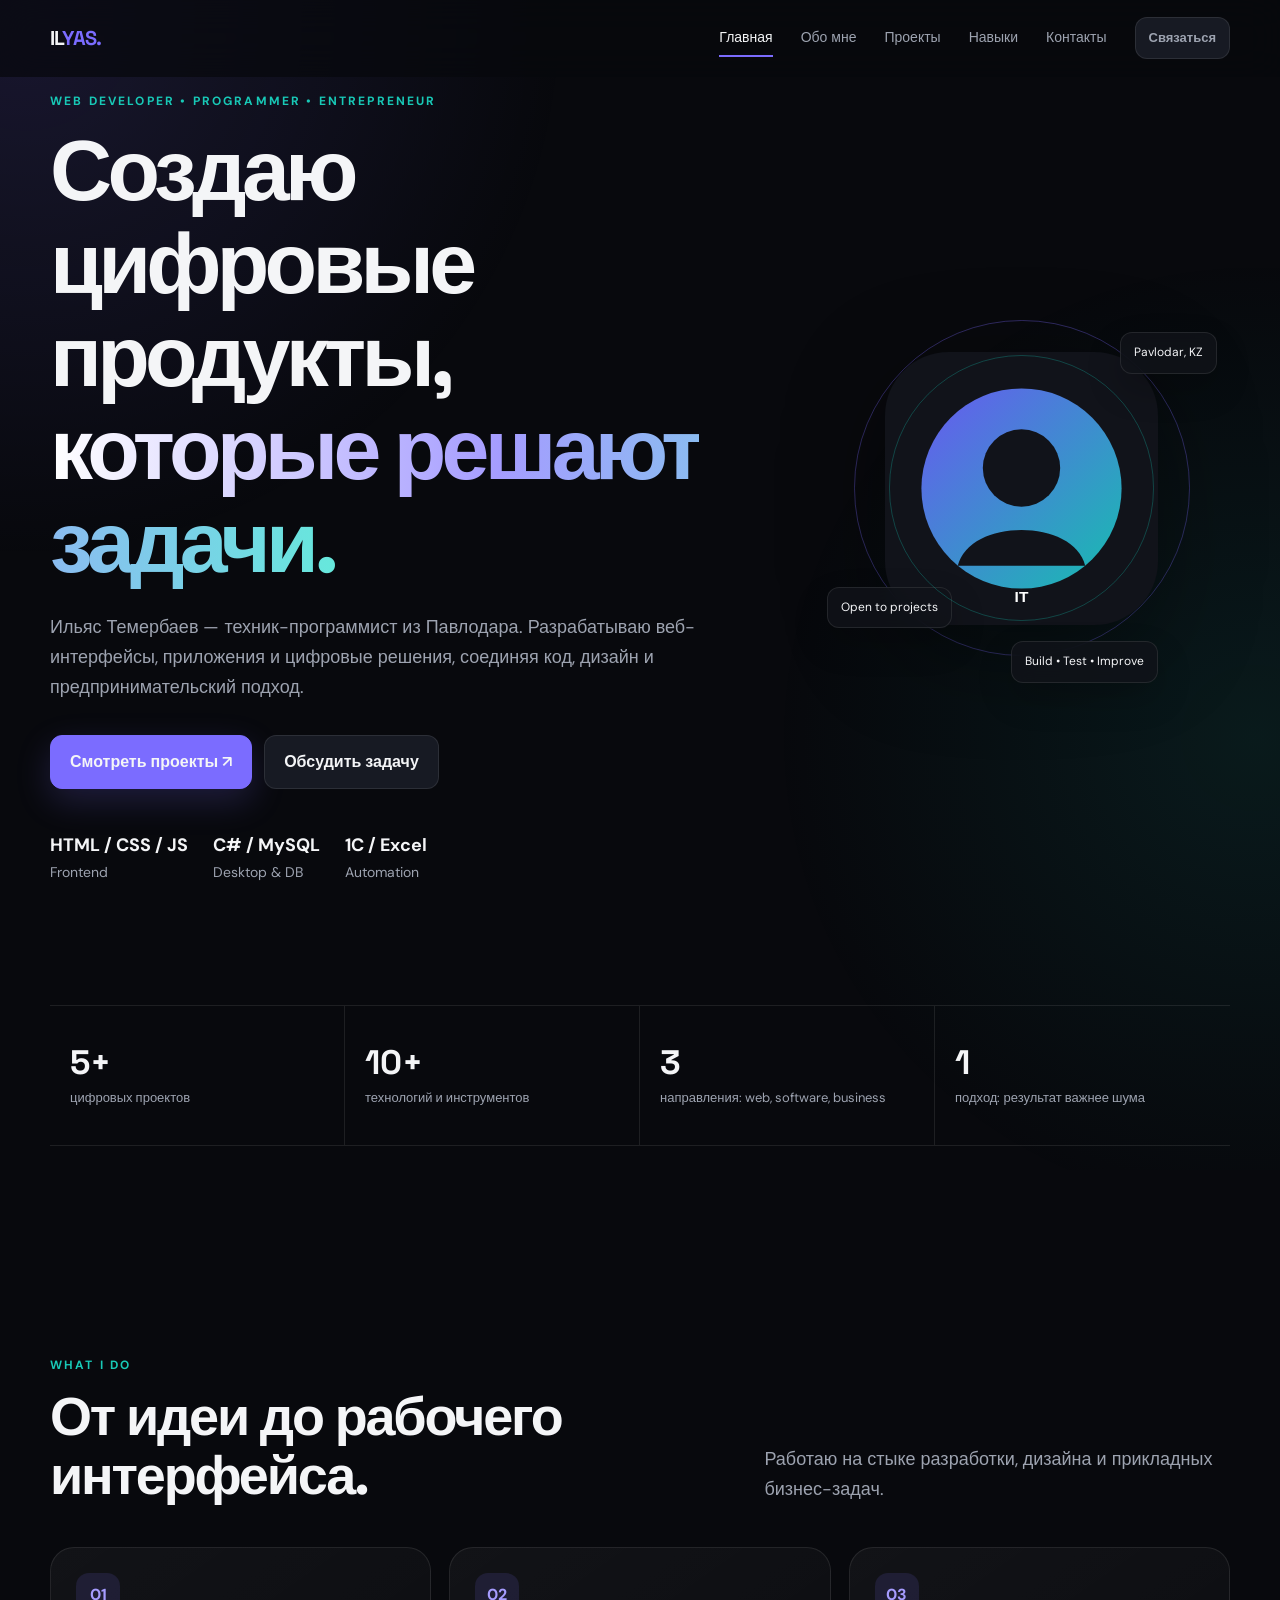
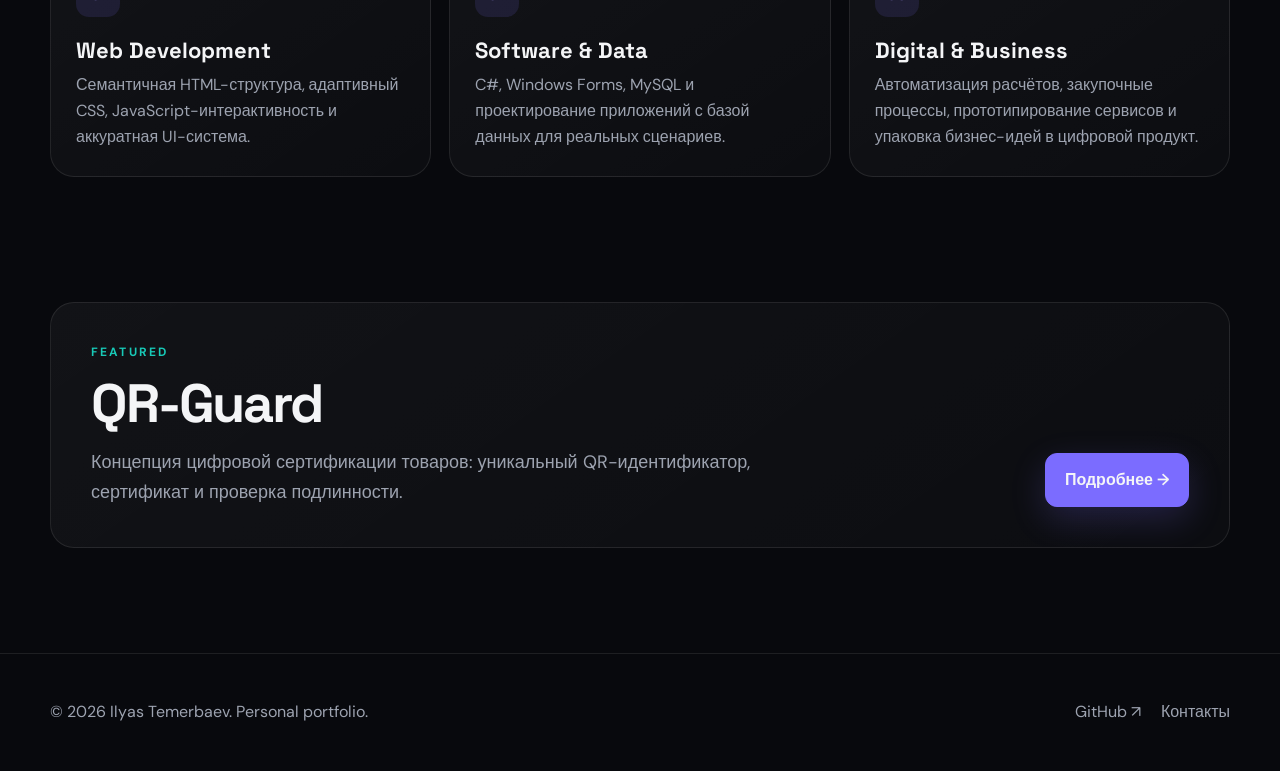
<file: index.html>
<!DOCTYPE html>
<html lang="ru">
<head>
<meta charset="UTF-8">
<meta name="viewport" content="width=device-width, initial-scale=1.0">
<meta name="description" content="Портфолио Ильяса Темербаева — веб-разработка, программирование, цифровые проекты.">
<title>Главная — Ilyas Temerbaev</title>
<link rel="stylesheet" href="style.css">
</head>
<body>

<header class="header">
  <div class="container nav">
    <a class="logo" href="index.html">IL<span>YAS.</span></a>
    <button class="menu-btn" aria-label="Открыть меню">☰</button>
    <nav class="nav-links">
      <a class="active" href="index.html">Главная</a>
      <a href="about.html">Обо мне</a>
      <a href="projects.html">Проекты</a>
      <a href="skills.html">Навыки</a>
      <a href="contact.html">Контакты</a>
      <a class="btn small" href="contact.html">Связаться</a>
    </nav>
  </div>
</header>


<main>
<section class="hero">
  <div class="container hero-grid">
    <div class="reveal">
      <div class="eyebrow">Web Developer • Programmer • Entrepreneur</div>
      <h1>Создаю цифровые продукты, <span class="gradient-text">которые решают задачи.</span></h1>
      <p class="lead hero-copy">Ильяс Темербаев — техник-программист из Павлодара. Разрабатываю веб-интерфейсы, приложения и цифровые решения, соединяя код, дизайн и предпринимательский подход.</p>
      <div class="hero-actions">
        <a class="btn primary" href="projects.html">Смотреть проекты ↗</a>
        <a class="btn" href="contact.html">Обсудить задачу</a>
      </div>
      <div class="hero-meta">
        <div><strong>HTML / CSS / JS</strong>Frontend</div>
        <div><strong>C# / MySQL</strong>Desktop & DB</div>
        <div><strong>1C / Excel</strong>Automation</div>
      </div>
    </div>
    <div class="hero-card reveal">
      <div class="avatar-wrap">
        <img class="avatar" src="assets/avatar.svg" alt="Графический аватар Ильяса">
        <div class="badge one">Pavlodar, KZ</div>
        <div class="badge two">Open to projects</div>
        <div class="badge three">Build • Test • Improve</div>
      </div>
    </div>
  </div>
</section>

<section class="section">
  <div class="container">
    <div class="stats reveal">
      <div class="stat"><strong>5+</strong><span>цифровых проектов</span></div>
      <div class="stat"><strong>10+</strong><span>технологий и инструментов</span></div>
      <div class="stat"><strong>3</strong><span>направления: web, software, business</span></div>
      <div class="stat"><strong>1</strong><span>подход: результат важнее шума</span></div>
    </div>
  </div>
</section>

<section class="section">
  <div class="container">
    <div class="section-head reveal">
      <div><div class="eyebrow">What I do</div><h2>От идеи до рабочего интерфейса.</h2></div>
      <p class="lead">Работаю на стыке разработки, дизайна и прикладных бизнес-задач.</p>
    </div>
    <div class="cards">
      <article class="card reveal"><div class="icon">01</div><h3>Web Development</h3><p>Семантичная HTML-структура, адаптивный CSS, JavaScript-интерактивность и аккуратная UI-система.</p></article>
      <article class="card reveal"><div class="icon">02</div><h3>Software & Data</h3><p>C#, Windows Forms, MySQL и проектирование приложений с базой данных для реальных сценариев.</p></article>
      <article class="card reveal"><div class="icon">03</div><h3>Digital & Business</h3><p>Автоматизация расчётов, закупочные процессы, прототипирование сервисов и упаковка бизнес-идей в цифровой продукт.</p></article>
    </div>
  </div>
</section>

<section class="section" style="padding-top:20px">
  <div class="container card reveal" style="padding:40px">
    <div class="section-head" style="margin-bottom:0">
      <div><div class="eyebrow">Featured</div><h2>QR-Guard</h2><p class="lead" style="margin-top:15px">Концепция цифровой сертификации товаров: уникальный QR-идентификатор, сертификат и проверка подлинности.</p></div>
      <a class="btn primary" href="projects.html">Подробнее →</a>
    </div>
  </div>
</section>
</main>


<footer class="footer">
  <div class="container footer-grid">
    <div>© 2026 Ilyas Temerbaev. Personal portfolio.</div>
    <div class="footer-links">
      <a href="https://github.com/ilias0103" target="_blank" rel="noopener">GitHub ↗</a>
      <a href="contact.html">Контакты</a>
    </div>
  </div>
</footer>

<script src="script.js"></script>
</body>
</html>
</file>
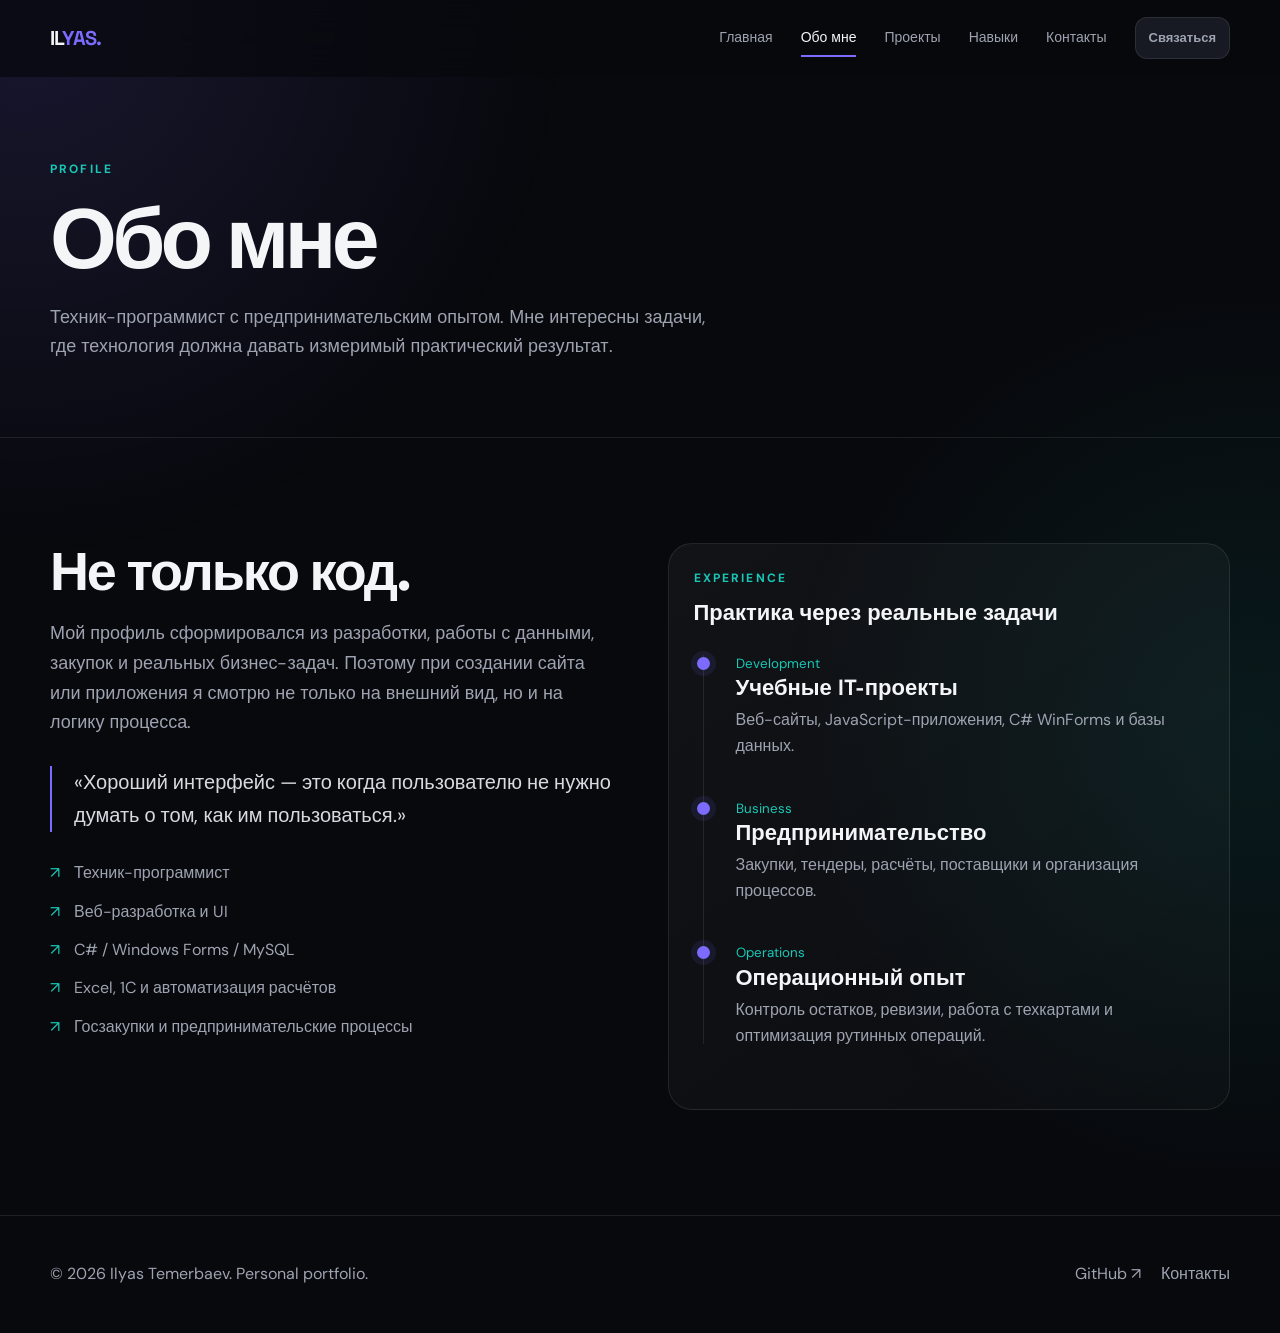
<file: about.html>
<!DOCTYPE html>
<html lang="ru">
<head>
<meta charset="UTF-8">
<meta name="viewport" content="width=device-width, initial-scale=1.0">
<meta name="description" content="Портфолио Ильяса Темербаева — веб-разработка, программирование, цифровые проекты.">
<title>Обо мне — Ilyas Temerbaev</title>
<link rel="stylesheet" href="style.css">
</head>
<body>

<header class="header">
  <div class="container nav">
    <a class="logo" href="index.html">IL<span>YAS.</span></a>
    <button class="menu-btn" aria-label="Открыть меню">☰</button>
    <nav class="nav-links">
      <a href="index.html">Главная</a>
      <a class="active" href="about.html">Обо мне</a>
      <a href="projects.html">Проекты</a>
      <a href="skills.html">Навыки</a>
      <a href="contact.html">Контакты</a>
      <a class="btn small" href="contact.html">Связаться</a>
    </nav>
  </div>
</header>


<main>
<section class="page-hero">
 <div class="container reveal"><div class="eyebrow">Profile</div><h1>Обо мне</h1><p class="lead">Техник-программист с предпринимательским опытом. Мне интересны задачи, где технология должна давать измеримый практический результат.</p></div>
</section>
<section class="section">
 <div class="container about-grid">
  <div class="reveal">
   <h2>Не только код.</h2>
   <p class="lead" style="margin-top:18px">Мой профиль сформировался из разработки, работы с данными, закупок и реальных бизнес-задач. Поэтому при создании сайта или приложения я смотрю не только на внешний вид, но и на логику процесса.</p>
   <div class="quote">«Хороший интерфейс — это когда пользователю не нужно думать о том, как им пользоваться.»</div>
   <ul class="list">
    <li>Техник-программист</li>
    <li>Веб-разработка и UI</li>
    <li>C# / Windows Forms / MySQL</li>
    <li>Excel, 1C и автоматизация расчётов</li>
    <li>Госзакупки и предпринимательские процессы</li>
   </ul>
  </div>
  <div class="reveal">
   <div class="card">
    <div class="eyebrow">Experience</div>
    <h3>Практика через реальные задачи</h3>
    <div class="timeline">
      <div class="timeline-item"><span class="timeline-dot"></span><small>Development</small><h3>Учебные IT-проекты</h3><p>Веб-сайты, JavaScript-приложения, C# WinForms и базы данных.</p></div>
      <div class="timeline-item"><span class="timeline-dot"></span><small>Business</small><h3>Предпринимательство</h3><p>Закупки, тендеры, расчёты, поставщики и организация процессов.</p></div>
      <div class="timeline-item"><span class="timeline-dot"></span><small>Operations</small><h3>Операционный опыт</h3><p>Контроль остатков, ревизии, работа с техкартами и оптимизация рутинных операций.</p></div>
    </div>
   </div>
  </div>
 </div>
</section>
</main>


<footer class="footer">
  <div class="container footer-grid">
    <div>© 2026 Ilyas Temerbaev. Personal portfolio.</div>
    <div class="footer-links">
      <a href="https://github.com/ilias0103" target="_blank" rel="noopener">GitHub ↗</a>
      <a href="contact.html">Контакты</a>
    </div>
  </div>
</footer>

<script src="script.js"></script>
</body>
</html>
</file>
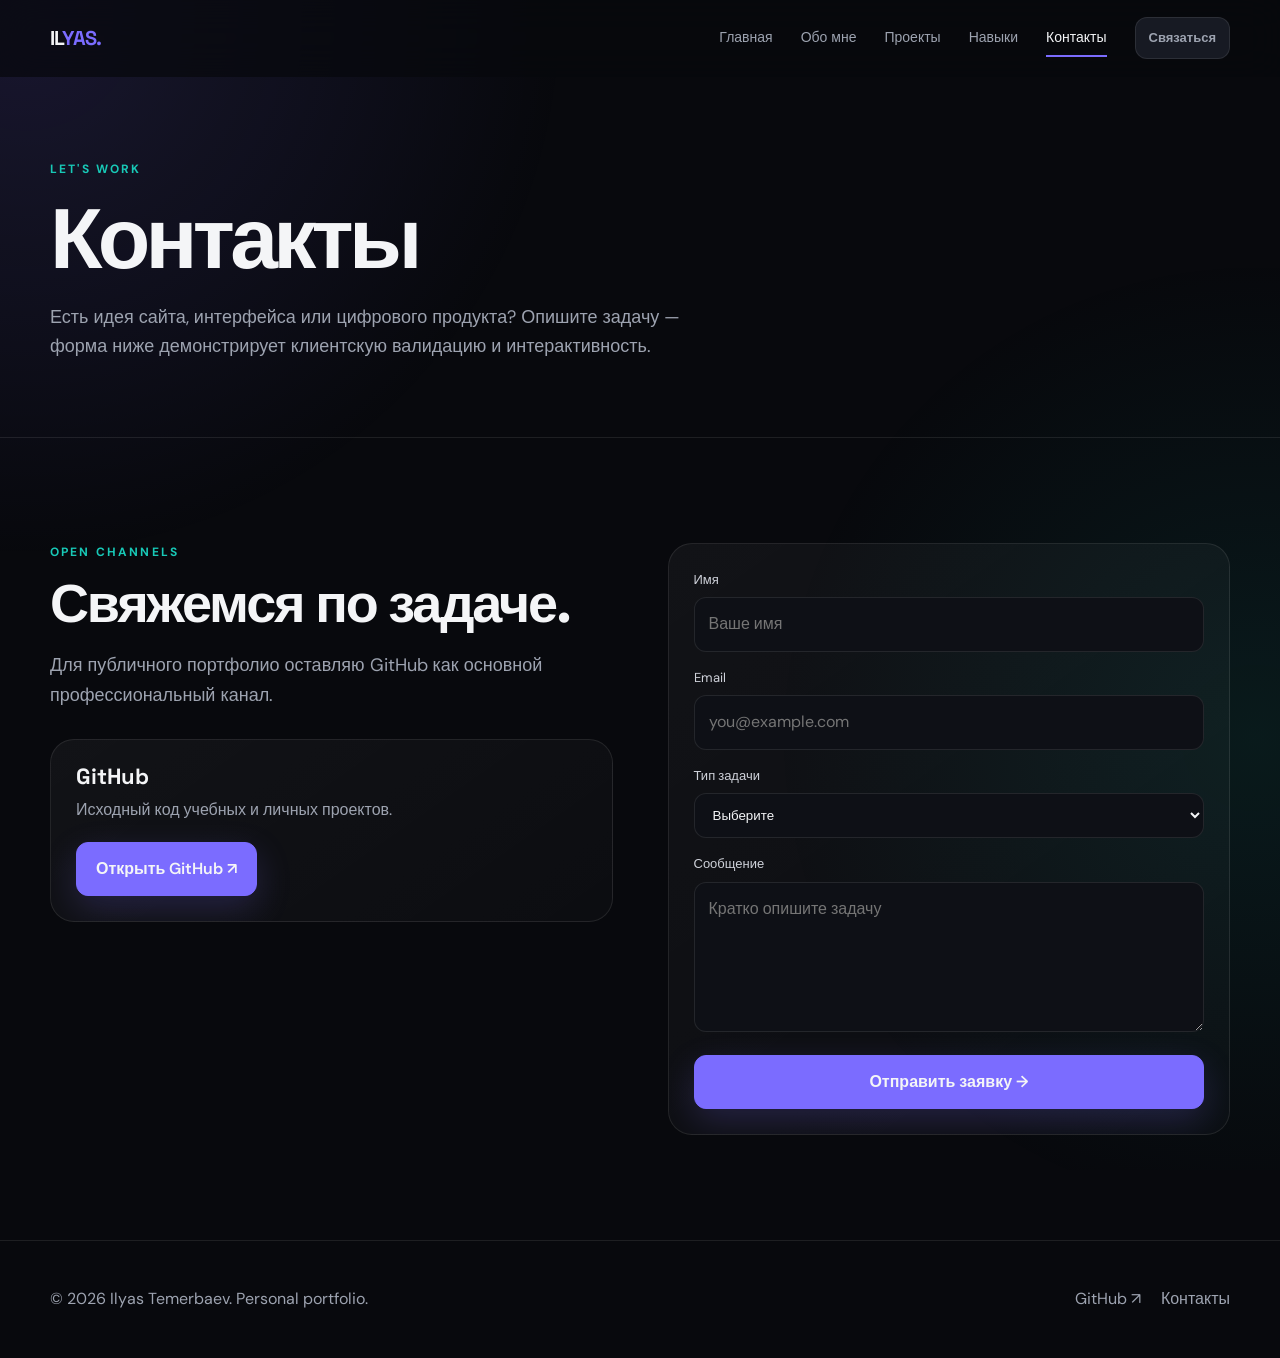
<file: contact.html>
<!DOCTYPE html>
<html lang="ru">
<head>
<meta charset="UTF-8">
<meta name="viewport" content="width=device-width, initial-scale=1.0">
<meta name="description" content="Портфолио Ильяса Темербаева — веб-разработка, программирование, цифровые проекты.">
<title>Контакты — Ilyas Temerbaev</title>
<link rel="stylesheet" href="style.css">
</head>
<body>

<header class="header">
  <div class="container nav">
    <a class="logo" href="index.html">IL<span>YAS.</span></a>
    <button class="menu-btn" aria-label="Открыть меню">☰</button>
    <nav class="nav-links">
      <a href="index.html">Главная</a>
      <a href="about.html">Обо мне</a>
      <a href="projects.html">Проекты</a>
      <a href="skills.html">Навыки</a>
      <a class="active" href="contact.html">Контакты</a>
      <a class="btn small" href="contact.html">Связаться</a>
    </nav>
  </div>
</header>


<main>
<section class="page-hero">
 <div class="container reveal"><div class="eyebrow">Let's work</div><h1>Контакты</h1><p class="lead">Есть идея сайта, интерфейса или цифрового продукта? Опишите задачу — форма ниже демонстрирует клиентскую валидацию и интерактивность.</p></div>
</section>
<section class="section">
 <div class="container contact-grid">
  <div class="reveal">
   <div class="eyebrow">Open channels</div><h2>Свяжемся по задаче.</h2>
   <p class="lead" style="margin-top:18px">Для публичного портфолио оставляю GitHub как основной профессиональный канал.</p>
   <div class="card" style="margin-top:28px"><h3>GitHub</h3><p>Исходный код учебных и личных проектов.</p><a class="btn primary" style="margin-top:18px" href="https://github.com/ilias0103" target="_blank" rel="noopener">Открыть GitHub ↗</a></div>
  </div>
  <div class="card reveal">
   <form class="form" id="contactForm">
    <div class="field"><label for="name">Имя</label><input id="name" name="name" required minlength="2" placeholder="Ваше имя"></div>
    <div class="field"><label for="email">Email</label><input id="email" name="email" type="email" required placeholder="you@example.com"></div>
    <div class="field"><label for="type">Тип задачи</label><select id="type" name="type" required><option value="">Выберите</option><option>Сайт</option><option>Landing page</option><option>Веб-приложение</option><option>Другое</option></select></div>
    <div class="field"><label for="message">Сообщение</label><textarea id="message" name="message" required minlength="10" placeholder="Кратко опишите задачу"></textarea></div>
    <button class="btn primary" type="submit">Отправить заявку →</button>
    <div class="form-status" id="formStatus"></div>
   </form>
  </div>
 </div>
</section>
</main>


<footer class="footer">
  <div class="container footer-grid">
    <div>© 2026 Ilyas Temerbaev. Personal portfolio.</div>
    <div class="footer-links">
      <a href="https://github.com/ilias0103" target="_blank" rel="noopener">GitHub ↗</a>
      <a href="contact.html">Контакты</a>
    </div>
  </div>
</footer>

<script src="script.js"></script>
</body>
</html>
</file>
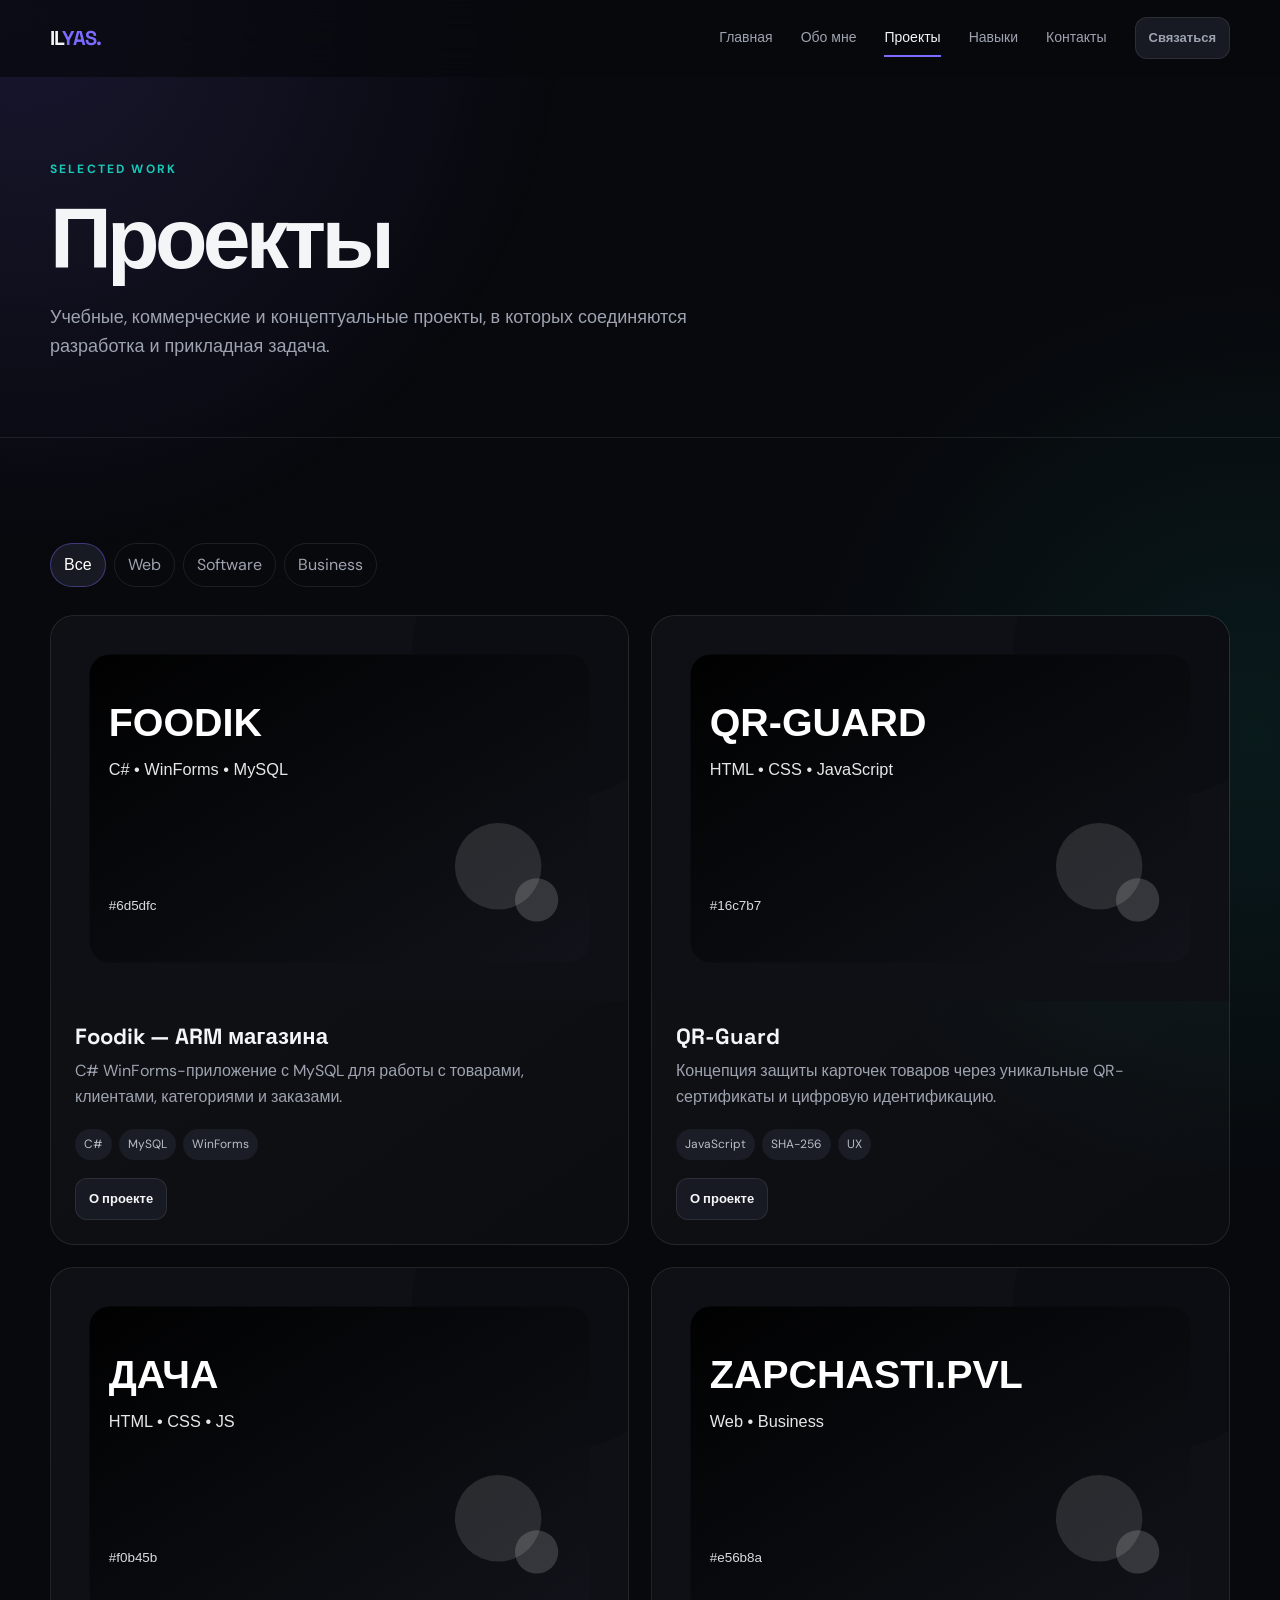
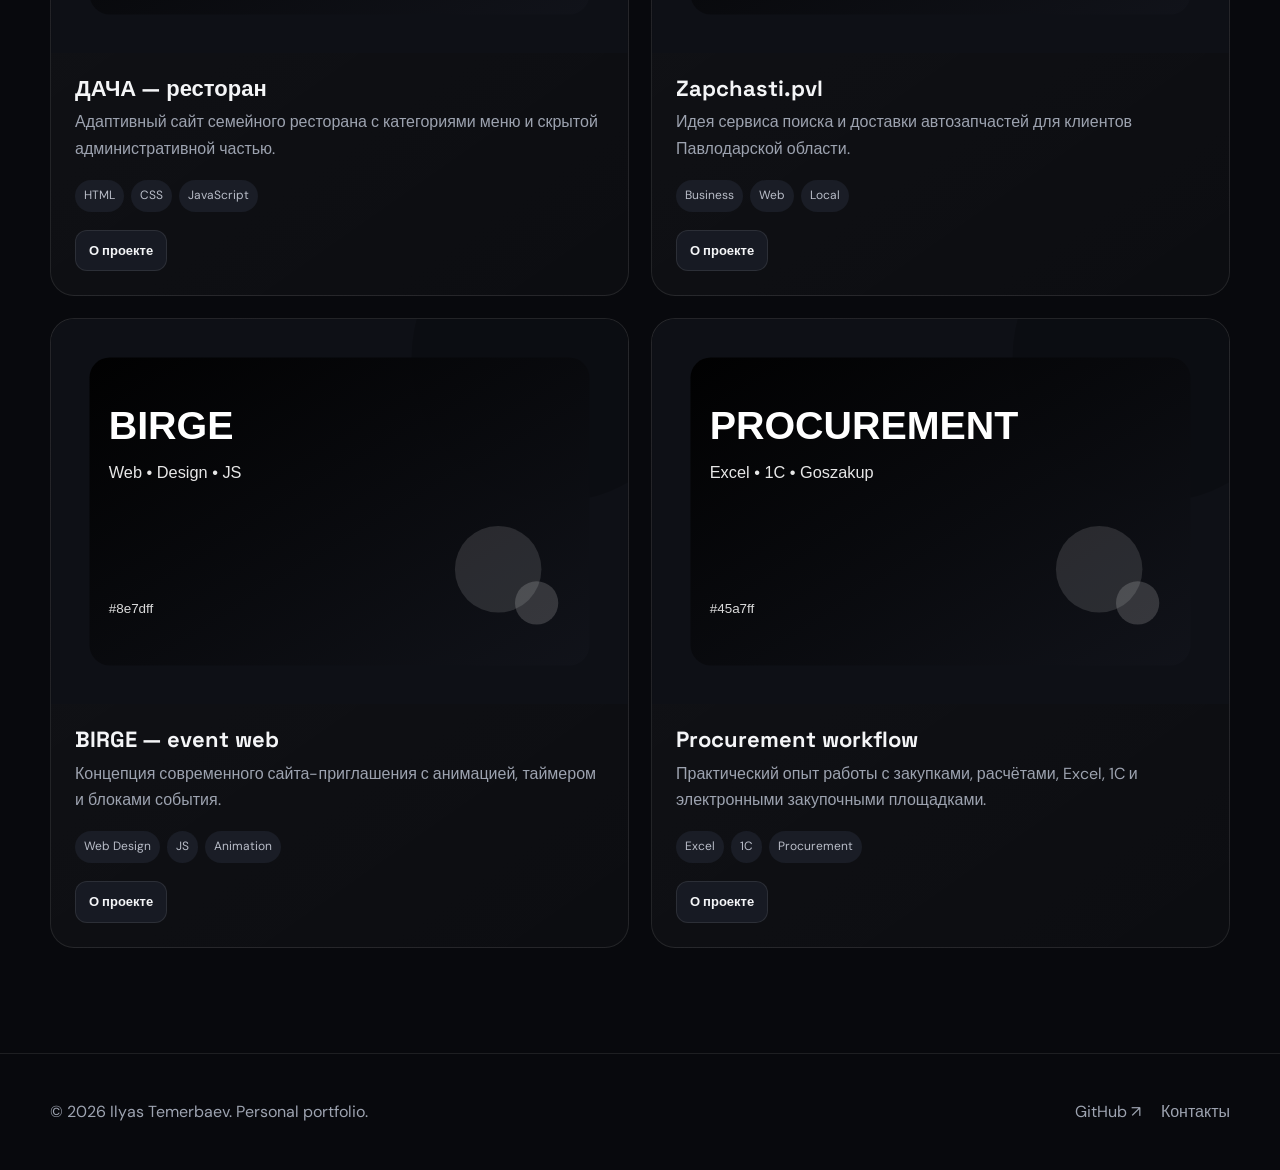
<file: projects.html>
<!DOCTYPE html>
<html lang="ru">
<head>
<meta charset="UTF-8">
<meta name="viewport" content="width=device-width, initial-scale=1.0">
<meta name="description" content="Портфолио Ильяса Темербаева — веб-разработка, программирование, цифровые проекты.">
<title>Проекты — Ilyas Temerbaev</title>
<link rel="stylesheet" href="style.css">
</head>
<body>

<header class="header">
  <div class="container nav">
    <a class="logo" href="index.html">IL<span>YAS.</span></a>
    <button class="menu-btn" aria-label="Открыть меню">☰</button>
    <nav class="nav-links">
      <a href="index.html">Главная</a>
      <a href="about.html">Обо мне</a>
      <a class="active" href="projects.html">Проекты</a>
      <a href="skills.html">Навыки</a>
      <a href="contact.html">Контакты</a>
      <a class="btn small" href="contact.html">Связаться</a>
    </nav>
  </div>
</header>


<main>
<section class="page-hero">
 <div class="container reveal"><div class="eyebrow">Selected work</div><h1>Проекты</h1><p class="lead">Учебные, коммерческие и концептуальные проекты, в которых соединяются разработка и прикладная задача.</p></div>
</section>
<section class="section">
 <div class="container">
  <div class="filters reveal">
   <button class="filter active" data-filter="all">Все</button>
   <button class="filter" data-filter="web">Web</button>
   <button class="filter" data-filter="software">Software</button>
   <button class="filter" data-filter="business">Business</button>
  </div>
  <div class="project-grid">
   <article class="card project reveal" data-category="software"><div class="project-img"><img src="assets/foodik.svg" alt="Проект Foodik"></div><div class="project-body"><h3>Foodik — ARM магазина</h3><p>C# WinForms-приложение с MySQL для работы с товарами, клиентами, категориями и заказами.</p><div class="tags"><span class="tag">C#</span><span class="tag">MySQL</span><span class="tag">WinForms</span></div><button class="btn small" style="margin-top:18px" data-title="Foodik" data-modal="ARM-система продуктового магазина: каталог, категории, клиенты и заказы. Проект показывает работу с интерфейсом Windows Forms и реляционной базой данных.">О проекте</button></div></article>
   <article class="card project reveal" data-category="web business"><div class="project-img"><img src="assets/qrguard.svg" alt="Проект QR-Guard"></div><div class="project-body"><h3>QR-Guard</h3><p>Концепция защиты карточек товаров через уникальные QR-сертификаты и цифровую идентификацию.</p><div class="tags"><span class="tag">JavaScript</span><span class="tag">SHA-256</span><span class="tag">UX</span></div><button class="btn small" style="margin-top:18px" data-title="QR-Guard" data-modal="Прототип цифровой сертификации: генерация идентификатора, сертификата и QR-кода. Идея ориентирована на продавцов маркетплейсов.">О проекте</button></div></article>
   <article class="card project reveal" data-category="web"><div class="project-img"><img src="assets/dacha.svg" alt="Проект Дача"></div><div class="project-body"><h3>ДАЧА — ресторан</h3><p>Адаптивный сайт семейного ресторана с категориями меню и скрытой административной частью.</p><div class="tags"><span class="tag">HTML</span><span class="tag">CSS</span><span class="tag">JavaScript</span></div><button class="btn small" style="margin-top:18px" data-title="ДАЧА" data-modal="Сайт ресторана с адаптивным меню, категориями, карточками блюд и локальным управлением контентом через JavaScript.">О проекте</button></div></article>
   <article class="card project reveal" data-category="business web"><div class="project-img"><img src="assets/zapchasti.svg" alt="Zapchasti.pvl"></div><div class="project-body"><h3>Zapchasti.pvl</h3><p>Идея сервиса поиска и доставки автозапчастей для клиентов Павлодарской области.</p><div class="tags"><span class="tag">Business</span><span class="tag">Web</span><span class="tag">Local</span></div><button class="btn small" style="margin-top:18px" data-title="Zapchasti.pvl" data-modal="Предпринимательский проект, объединяющий поиск запчастей, работу с поставщиками и локальную доставку.">О проекте</button></div></article>
   <article class="card project reveal" data-category="web"><div class="project-img"><img src="assets/invite.svg" alt="Проект BIRGE"></div><div class="project-body"><h3>BIRGE — event web</h3><p>Концепция современного сайта-приглашения с анимацией, таймером и блоками события.</p><div class="tags"><span class="tag">Web Design</span><span class="tag">JS</span><span class="tag">Animation</span></div><button class="btn small" style="margin-top:18px" data-title="BIRGE" data-modal="Концепция продукта для создания современных цифровых приглашений на свадьбы и другие события.">О проекте</button></div></article>
   <article class="card project reveal" data-category="business"><div class="project-img"><img src="assets/procurement.svg" alt="Автоматизация закупок"></div><div class="project-body"><h3>Procurement workflow</h3><p>Практический опыт работы с закупками, расчётами, Excel, 1C и электронными закупочными площадками.</p><div class="tags"><span class="tag">Excel</span><span class="tag">1C</span><span class="tag">Procurement</span></div><button class="btn small" style="margin-top:18px" data-title="Procurement workflow" data-modal="Работа с закупочными задачами: анализ требований, расчёт себестоимости, работа с поставщиками и подготовка документации.">О проекте</button></div></article>
  </div>
 </div>
</section>
</main>
<div class="modal" id="projectModal"><div class="modal-box"><button class="close" aria-label="Закрыть">×</button><div class="eyebrow">Project details</div><h2 id="modalTitle">Проект</h2><p class="lead" id="modalText" style="margin-top:16px"></p></div></div>


<footer class="footer">
  <div class="container footer-grid">
    <div>© 2026 Ilyas Temerbaev. Personal portfolio.</div>
    <div class="footer-links">
      <a href="https://github.com/ilias0103" target="_blank" rel="noopener">GitHub ↗</a>
      <a href="contact.html">Контакты</a>
    </div>
  </div>
</footer>

<script src="script.js"></script>
</body>
</html>
</file>
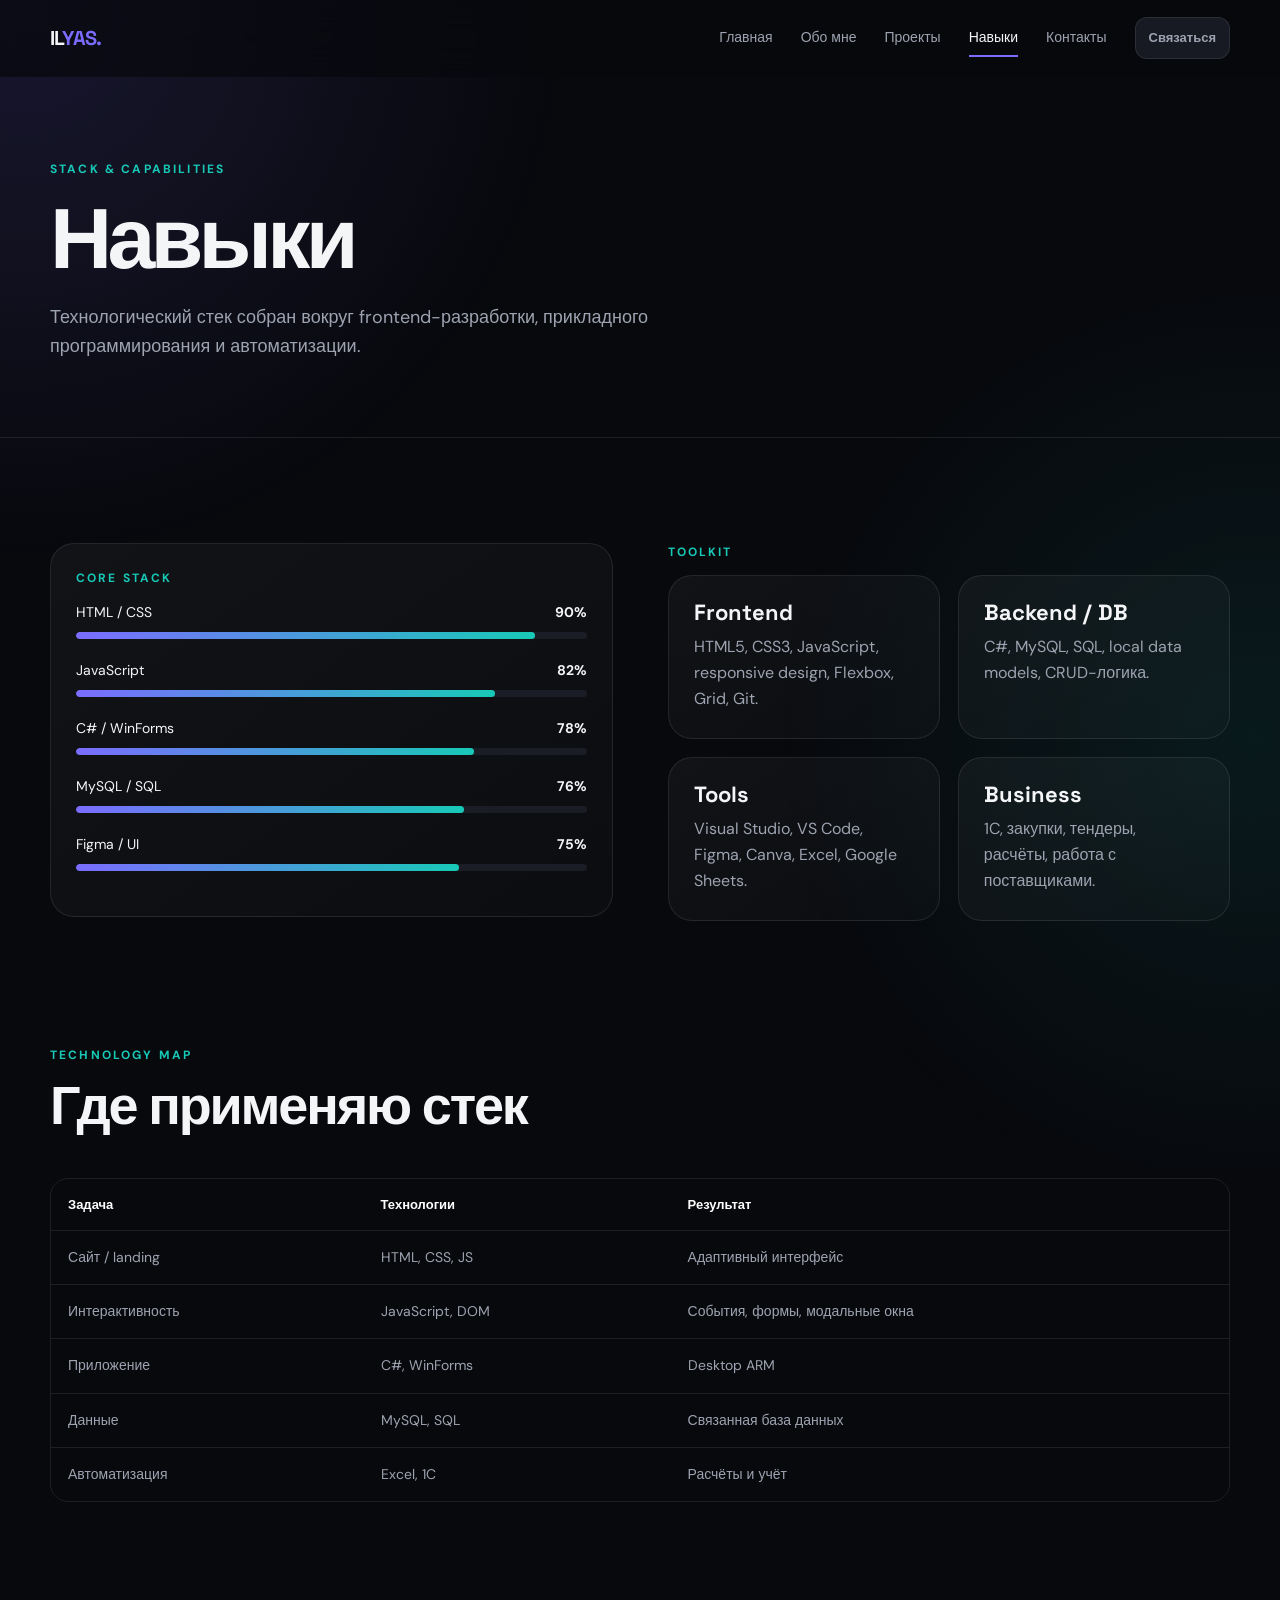
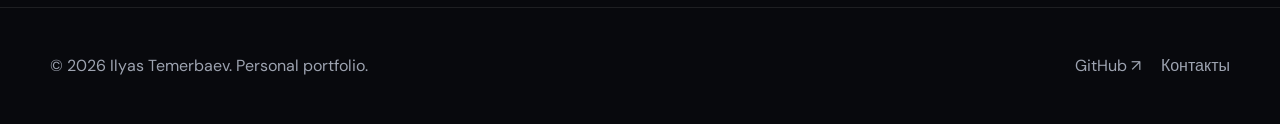
<file: skills.html>
<!DOCTYPE html>
<html lang="ru">
<head>
<meta charset="UTF-8">
<meta name="viewport" content="width=device-width, initial-scale=1.0">
<meta name="description" content="Портфолио Ильяса Темербаева — веб-разработка, программирование, цифровые проекты.">
<title>Навыки — Ilyas Temerbaev</title>
<link rel="stylesheet" href="style.css">
</head>
<body>

<header class="header">
  <div class="container nav">
    <a class="logo" href="index.html">IL<span>YAS.</span></a>
    <button class="menu-btn" aria-label="Открыть меню">☰</button>
    <nav class="nav-links">
      <a href="index.html">Главная</a>
      <a href="about.html">Обо мне</a>
      <a href="projects.html">Проекты</a>
      <a class="active" href="skills.html">Навыки</a>
      <a href="contact.html">Контакты</a>
      <a class="btn small" href="contact.html">Связаться</a>
    </nav>
  </div>
</header>


<main>
<section class="page-hero">
 <div class="container reveal"><div class="eyebrow">Stack & capabilities</div><h1>Навыки</h1><p class="lead">Технологический стек собран вокруг frontend-разработки, прикладного программирования и автоматизации.</p></div>
</section>
<section class="section">
 <div class="container about-grid">
  <div class="card reveal">
   <div class="eyebrow">Core stack</div>
   <div class="skill"><div class="skill-top"><span>HTML / CSS</span><b>90%</b></div><div class="bar"><i style="--w:90%"></i></div></div>
   <div class="skill"><div class="skill-top"><span>JavaScript</span><b>82%</b></div><div class="bar"><i style="--w:82%"></i></div></div>
   <div class="skill"><div class="skill-top"><span>C# / WinForms</span><b>78%</b></div><div class="bar"><i style="--w:78%"></i></div></div>
   <div class="skill"><div class="skill-top"><span>MySQL / SQL</span><b>76%</b></div><div class="bar"><i style="--w:76%"></i></div></div>
   <div class="skill"><div class="skill-top"><span>Figma / UI</span><b>75%</b></div><div class="bar"><i style="--w:75%"></i></div></div>
  </div>
  <div class="reveal">
   <div class="eyebrow">Toolkit</div>
   <div class="cards" style="grid-template-columns:1fr 1fr">
    <div class="card"><h3>Frontend</h3><p>HTML5, CSS3, JavaScript, responsive design, Flexbox, Grid, Git.</p></div>
    <div class="card"><h3>Backend / DB</h3><p>C#, MySQL, SQL, local data models, CRUD-логика.</p></div>
    <div class="card"><h3>Tools</h3><p>Visual Studio, VS Code, Figma, Canva, Excel, Google Sheets.</p></div>
    <div class="card"><h3>Business</h3><p>1C, закупки, тендеры, расчёты, работа с поставщиками.</p></div>
   </div>
  </div>
 </div>
</section>
<section class="section" style="padding-top:20px">
 <div class="container reveal">
  <div class="section-head"><div><div class="eyebrow">Technology map</div><h2>Где применяю стек</h2></div></div>
  <div class="table-wrap"><table class="table"><thead><tr><th>Задача</th><th>Технологии</th><th>Результат</th></tr></thead><tbody>
   <tr><td>Сайт / landing</td><td>HTML, CSS, JS</td><td>Адаптивный интерфейс</td></tr>
   <tr><td>Интерактивность</td><td>JavaScript, DOM</td><td>События, формы, модальные окна</td></tr>
   <tr><td>Приложение</td><td>C#, WinForms</td><td>Desktop ARM</td></tr>
   <tr><td>Данные</td><td>MySQL, SQL</td><td>Связанная база данных</td></tr>
   <tr><td>Автоматизация</td><td>Excel, 1C</td><td>Расчёты и учёт</td></tr>
  </tbody></table></div>
 </div>
</section>
</main>


<footer class="footer">
  <div class="container footer-grid">
    <div>© 2026 Ilyas Temerbaev. Personal portfolio.</div>
    <div class="footer-links">
      <a href="https://github.com/ilias0103" target="_blank" rel="noopener">GitHub ↗</a>
      <a href="contact.html">Контакты</a>
    </div>
  </div>
</footer>

<script src="script.js"></script>
</body>
</html>
</file>
<file: style.css>
@import url('https://fonts.googleapis.com/css2?family=DM+Sans:wght@400;500;600;700&family=Space+Grotesk:wght@500;600;700&display=swap');

:root{
  --bg:#08090d;
  --surface:#11131a;
  --surface-2:#171a23;
  --text:#f4f5f7;
  --muted:#9da3b0;
  --line:rgba(255,255,255,.09);
  --accent:#7b6cff;
  --accent-2:#18c9b7;
  --max:1180px;
  --radius:24px;
}
*{box-sizing:border-box;margin:0;padding:0}
html{scroll-behavior:smooth}
body{font-family:"DM Sans",sans-serif;background:var(--bg);color:var(--text);line-height:1.65;overflow-x:hidden}
body::before{content:"";position:fixed;inset:-30%;z-index:-2;background:radial-gradient(circle at 20% 20%,rgba(123,108,255,.14),transparent 27%),radial-gradient(circle at 80% 70%,rgba(24,201,183,.09),transparent 25%);pointer-events:none}
a{color:inherit;text-decoration:none}
img{display:block;max-width:100%}
button,input,textarea{font:inherit}
.container{width:min(var(--max),calc(100% - 40px));margin:auto}
.section{padding:105px 0}
.section-head{display:flex;justify-content:space-between;align-items:end;gap:30px;margin-bottom:42px}
.eyebrow{color:var(--accent-2);text-transform:uppercase;letter-spacing:.18em;font-size:12px;font-weight:700;margin-bottom:12px}
h1,h2,h3,h4{font-family:"Space Grotesk",sans-serif;line-height:1.08}
h1{font-size:clamp(48px,7vw,86px);letter-spacing:-.055em}
h2{font-size:clamp(34px,4.5vw,54px);letter-spacing:-.04em}
h3{font-size:22px}
.lead{color:var(--muted);font-size:18px;max-width:680px}
.muted{color:var(--muted)}
.header{position:fixed;top:0;left:0;right:0;z-index:50;background:rgba(8,9,13,.72);backdrop-filter:blur(18px);border-bottom:1px solid transparent;transition:.3s}
.header.scrolled{border-color:var(--line)}
.nav{height:76px;display:flex;align-items:center;justify-content:space-between}
.logo{font-family:"Space Grotesk";font-weight:700;font-size:20px;letter-spacing:-.04em}
.logo span{color:var(--accent)}
.nav-links{display:flex;gap:28px;align-items:center}
.nav-links a{font-size:14px;color:var(--muted);transition:.25s;position:relative}
.nav-links a:hover,.nav-links a.active{color:var(--text)}
.nav-links a::after{content:"";position:absolute;left:0;right:100%;bottom:-7px;height:2px;background:var(--accent);transition:.25s}
.nav-links a:hover::after,.nav-links a.active::after{right:0}
.menu-btn{display:none;background:none;border:0;color:white;font-size:26px;cursor:pointer}
.btn{display:inline-flex;align-items:center;justify-content:center;gap:9px;padding:13px 19px;border:1px solid var(--line);border-radius:12px;background:var(--surface-2);color:var(--text);font-weight:600;cursor:pointer;transition:transform .25s,background .25s,border .25s,box-shadow .25s}
.btn:hover{transform:translateY(-3px);background:#1d202b;border-color:rgba(123,108,255,.45);box-shadow:0 12px 35px rgba(0,0,0,.25)}
.btn.primary{background:var(--accent);border-color:var(--accent);box-shadow:0 12px 35px rgba(123,108,255,.2)}
.btn.primary:hover{background:#8c80ff}
.btn.small{padding:9px 13px;font-size:13px}
.hero{min-height:100vh;display:grid;align-items:center;padding-top:76px;position:relative}
.hero-grid{display:grid;grid-template-columns:1.25fr .75fr;gap:70px;align-items:center}
.hero h1{max-width:850px}
.gradient-text{background:linear-gradient(90deg,#fff,#a59cff 48%,#66e8dc);-webkit-background-clip:text;background-clip:text;color:transparent}
.hero-copy{margin-top:25px;max-width:650px}
.hero-actions{display:flex;gap:12px;flex-wrap:wrap;margin-top:32px}
.hero-meta{display:flex;gap:25px;flex-wrap:wrap;margin-top:42px;color:var(--muted);font-size:14px}
.hero-meta strong{display:block;color:var(--text);font-size:18px}
.hero-card{position:relative}
.avatar-wrap{width:min(390px,80vw);aspect-ratio:1;margin:auto;position:relative}
.avatar-wrap::before,.avatar-wrap::after{content:"";position:absolute;border-radius:50%;border:1px solid rgba(123,108,255,.35);inset:7%;animation:orbit 8s linear infinite}
.avatar-wrap::after{inset:16%;border-color:rgba(24,201,183,.28);animation-direction:reverse;animation-duration:11s}
.avatar{position:absolute;inset:15%;width:70%;height:70%;margin:auto;filter:drop-shadow(0 25px 50px rgba(0,0,0,.4));animation:float 5s ease-in-out infinite}
.badge{position:absolute;padding:10px 13px;border:1px solid var(--line);background:rgba(17,19,26,.8);backdrop-filter:blur(10px);border-radius:12px;font-size:12px;box-shadow:0 15px 35px rgba(0,0,0,.2)}
.badge.one{top:10%;right:0}.badge.two{bottom:14%;left:0}.badge.three{bottom:0;right:15%}
@keyframes float{50%{transform:translateY(-12px)}} @keyframes orbit{to{transform:rotate(360deg)}}
.cards{display:grid;grid-template-columns:repeat(3,1fr);gap:18px}
.card{background:linear-gradient(145deg,rgba(255,255,255,.045),rgba(255,255,255,.018));border:1px solid var(--line);border-radius:var(--radius);padding:25px;transition:.35s;position:relative;overflow:hidden}
.card::before{content:"";position:absolute;inset:0;background:radial-gradient(circle at 20% 0,rgba(123,108,255,.12),transparent 35%);opacity:0;transition:.35s}
.card:hover{transform:translateY(-7px);border-color:rgba(123,108,255,.3)}
.card:hover::before{opacity:1}
.icon{width:44px;height:44px;border-radius:13px;display:grid;place-items:center;background:rgba(123,108,255,.13);color:#a69cff;font-weight:700;margin-bottom:22px}
.card p{color:var(--muted);margin-top:9px}
.stats{display:grid;grid-template-columns:repeat(4,1fr);border-block:1px solid var(--line)}
.stat{padding:35px 20px;border-right:1px solid var(--line)}
.stat:last-child{border-right:0}.stat strong{font:700 34px "Space Grotesk";display:block}.stat span{color:var(--muted);font-size:13px}
.project-grid{display:grid;grid-template-columns:repeat(2,1fr);gap:22px}
.project{padding:0;overflow:hidden}.project-img{aspect-ratio:1.5;overflow:hidden}.project-img img{width:100%;height:100%;object-fit:cover;transition:.5s}.project:hover .project-img img{transform:scale(1.05)}
.project-body{padding:24px}.project-body p{color:var(--muted);margin:9px 0 18px}.tags{display:flex;gap:7px;flex-wrap:wrap}.tag{font-size:12px;padding:6px 9px;border-radius:100px;background:#1a1d26;color:#b9bdc8}
.timeline{position:relative;margin-top:25px}.timeline::before{content:"";position:absolute;left:9px;top:5px;bottom:5px;width:1px;background:var(--line)}
.timeline-item{position:relative;padding-left:42px;margin-bottom:35px}.timeline-dot{position:absolute;left:3px;top:7px;width:13px;height:13px;border-radius:50%;background:var(--accent);box-shadow:0 0 0 6px rgba(123,108,255,.1)}
.timeline-item small{color:var(--accent-2)}.timeline-item p{color:var(--muted);margin-top:7px}
.skill{margin-bottom:20px}.skill-top{display:flex;justify-content:space-between;font-size:14px;margin-bottom:8px}.bar{height:7px;background:#1a1d25;border-radius:20px;overflow:hidden}.bar i{display:block;height:100%;width:var(--w);background:linear-gradient(90deg,var(--accent),var(--accent-2));border-radius:inherit}
.about-grid,.contact-grid{display:grid;grid-template-columns:1fr 1fr;gap:55px;align-items:start}
.quote{border-left:2px solid var(--accent);padding-left:22px;color:#d8dae1;font-size:20px;margin:28px 0}
.list{display:grid;gap:12px;margin-top:22px}.list li{list-style:none;color:var(--muted);padding-left:24px;position:relative}.list li::before{content:"↗";position:absolute;left:0;color:var(--accent-2)}
.table-wrap{overflow:auto;border:1px solid var(--line);border-radius:18px}.table{width:100%;border-collapse:collapse;min-width:600px}.table th,.table td{padding:15px 17px;border-bottom:1px solid var(--line);text-align:left}.table th{color:#fff;font-size:13px}.table td{color:var(--muted);font-size:14px}.table tr:last-child td{border-bottom:0}
.form{display:grid;gap:15px}.field label{display:block;font-size:13px;margin-bottom:7px;color:#cfd2da}.field input,.field textarea,.field select{width:100%;background:#0e1016;color:var(--text);border:1px solid var(--line);border-radius:12px;padding:13px 14px;outline:0;transition:.25s}.field textarea{min-height:150px;resize:vertical}.field input:focus,.field textarea:focus,.field select:focus{border-color:var(--accent);box-shadow:0 0 0 4px rgba(123,108,255,.1)}
.form-status{display:none;padding:12px;border-radius:10px;background:rgba(24,201,183,.1);color:#74e9dc;font-size:14px}.form-status.show{display:block}
.page-hero{padding:160px 0 75px;border-bottom:1px solid var(--line)}
.page-hero .lead{margin-top:18px}
.filters{display:flex;gap:8px;flex-wrap:wrap;margin-bottom:28px}.filter{border:1px solid var(--line);background:transparent;color:var(--muted);padding:8px 13px;border-radius:100px;cursor:pointer}.filter.active,.filter:hover{background:var(--surface-2);color:#fff;border-color:rgba(123,108,255,.4)}
.footer{border-top:1px solid var(--line);padding:45px 0;color:var(--muted)}.footer-grid{display:flex;justify-content:space-between;gap:30px}.footer-links{display:flex;gap:20px}.footer a:hover{color:white}
.reveal{opacity:0;transform:translateY(25px);transition:opacity .7s ease,transform .7s ease}.reveal.visible{opacity:1;transform:none}
.modal{position:fixed;inset:0;background:rgba(0,0,0,.72);backdrop-filter:blur(8px);z-index:100;display:none;place-items:center;padding:20px}.modal.open{display:grid}.modal-box{width:min(700px,100%);background:#12151d;border:1px solid var(--line);border-radius:24px;padding:30px;position:relative;animation:modalIn .25s ease}.close{position:absolute;top:15px;right:18px;border:0;background:none;color:#aaa;font-size:28px;cursor:pointer}@keyframes modalIn{from{transform:scale(.96);opacity:0}to{transform:none;opacity:1}}
.mobile-only{display:none}
@media(max-width:900px){.hero-grid,.about-grid,.contact-grid{grid-template-columns:1fr}.hero-card{order:-1}.avatar-wrap{width:280px}.cards{grid-template-columns:1fr 1fr}.stats{grid-template-columns:1fr 1fr}.stat:nth-child(2){border-right:0}.stat{border-bottom:1px solid var(--line)}.project-grid{grid-template-columns:1fr}}
@media(max-width:680px){
 .container{width:min(100% - 28px,var(--max))}.section{padding:75px 0}.section-head{display:block}.section-head .lead{margin-top:14px}
 .menu-btn{display:block}.nav-links{display:none;position:absolute;top:76px;left:14px;right:14px;background:#11131a;border:1px solid var(--line);border-radius:16px;padding:15px;flex-direction:column;align-items:stretch}.nav-links.open{display:flex}.nav-links a{padding:10px}
 .nav-links .btn{display:none}.mobile-only{display:block}
 .hero{padding-top:115px}.hero h1{font-size:47px}.hero-meta{gap:15px}.cards{grid-template-columns:1fr}.stats{grid-template-columns:1fr 1fr}.stat{padding:25px 12px}.stat strong{font-size:28px}
 .footer-grid{display:block}.footer-links{margin-top:18px}.page-hero{padding:130px 0 55px}
}
</file>
